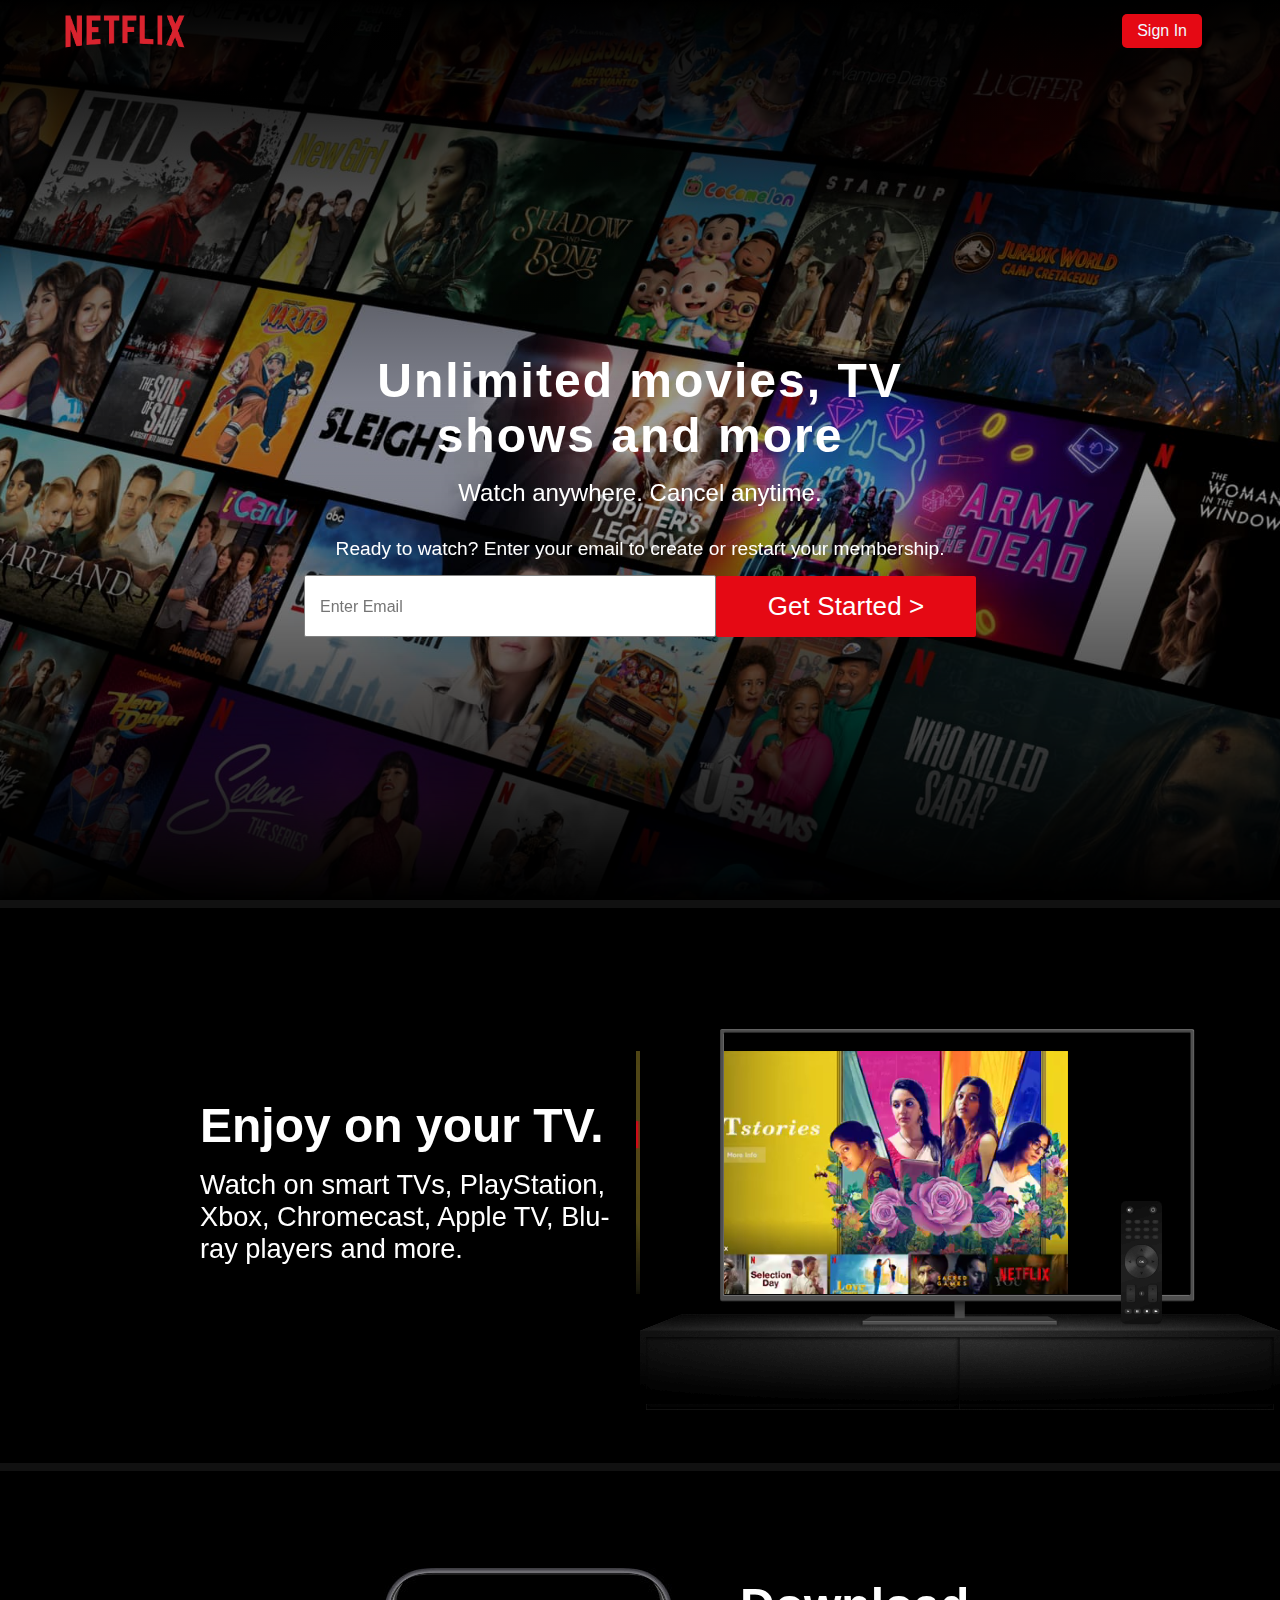
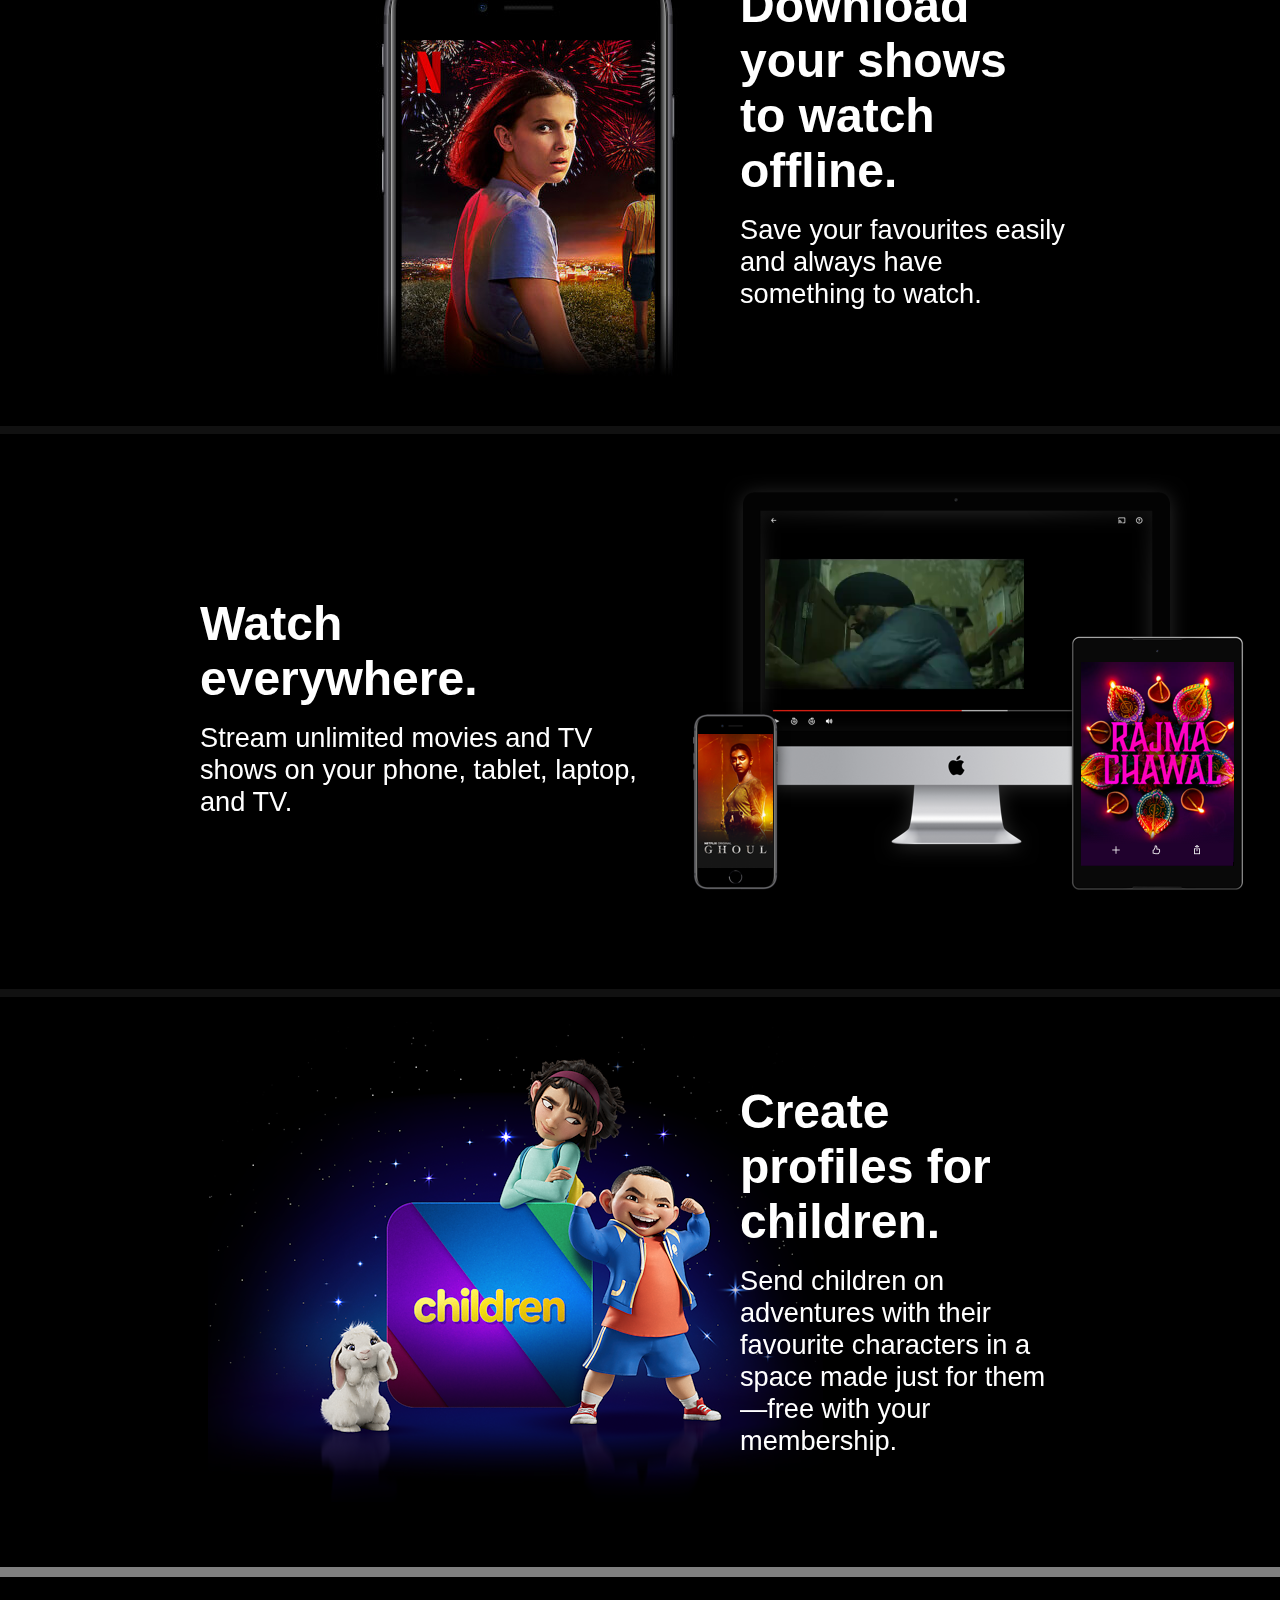
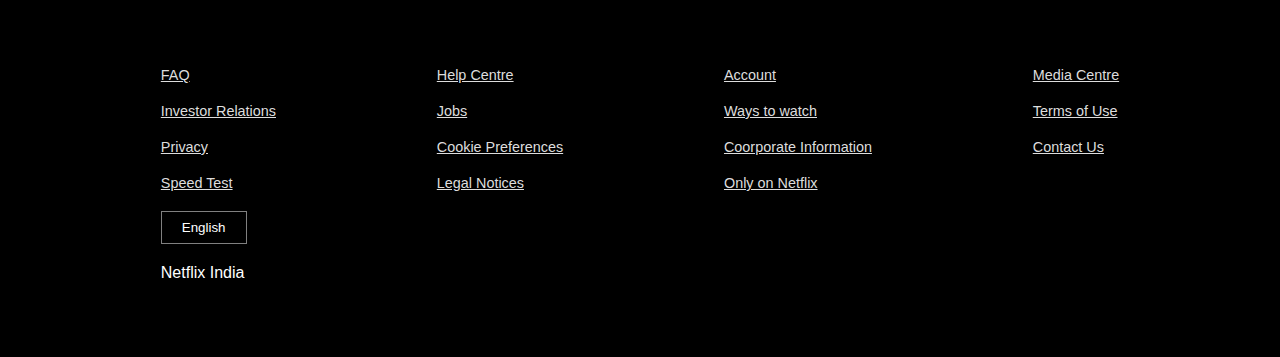
<file: index.html>
<!DOCTYPE html>
<html lang="en"></html>
<head>
    <meta charset="UTF-8">
    <meta http-equiv="X-UA-Compatible" content="IE=edge">
    <meta name="viewport" content="width=device-width, initial-scale=1.0">
    <link rel="icon" href="assests/nficon.ico">
    <link rel="stylesheet" href="style.css">
    <title>Netflix India – Watch TV Shows Online, Watch Movies Online</title>
</head> 
<body>
    <section class="container">
        <div class="head">
            <img src="assests/netflixlogo.png" alt="">
            <a href="https://www.google.com/" target="_blank">Sign In</a>
        </div>
    </section>
    <section class="banner">
             <img src="assests/netfliximg.jpg" alt="banner" class="fit"> 
        <div class="box">
            <div class="heading">
                <h2>Unlimited movies, TV shows and more </h2>
                <h5>Watch anywhere. Cancel anytime.</h5>
                <p>Ready to watch? Enter your email to create or restart your membership.</p>
            </div>
            <div class="Email">
                <input type="text" placeholder="Enter Email">
                <a href="moviezone.html">Get Started > </a>
            </div>
        </div>
 </section>

<section class="style-card">
<div class="card-1">
    <div class="desc-1">
        <h1>Enjoy on your TV.</h1>
        <p>Watch on smart TVs, PlayStation, Xbox, Chromecast, Apple TV,
         Blu-ray players and more.</p>
    </div>
  <img src="assests/part1.png" alt="">
  <video class="video-1" autoplay="" playsinline="" muted="" loop="">
    <source src="assests/video-tv-in-0819.m4v" type="video/mp4">
  </video>
</div>

<div class="card-2">
    <img src="assests/part2.jpg" alt="img">
    <div class="desc-2">
        <h1>Download your shows to watch offline.</h1>
        <p>Save your favourites easily and always have something to watch.</p>
    </div>
</div>
  <div class="card-3">
    <div class="desc-3">
      <h1>Watch everywhere.</h1>
      <p>Stream unlimited movies and TV shows on your phone, tablet, laptop, and TV.</p>
    </div>
    <img src="assests/part3img.png" alt="">
    <video class="video-1" autoplay="" playsinline="" muted="" loop="">
      <source src="assests/part3video.m4v" type="video/mp4">
    </video>
  </div>
  <div class="card-4">
    <img src="assests/part4.png" alt="img">
    <div class="desc-4">
      <h1>Create profiles for children.</h1>
      <p>Send children on adventures with their favourite characters in a space made just for them—free with your membership.</p>
    </div>
  </div>
</section> 
<footer>
  <div class="foot-panel">
    <ul>
      <a>FAQ</a>
      <a>Investor Relations</a>
      <a>Privacy</a>
      <a>Speed Test</a>
      <button class="english">English</button>
      <p>Netflix India</p>
    </ul>
    <ul>
      <a>Help Centre</a>
      <a>Jobs</a>
      <a>Cookie Preferences</a>
      <a>Legal Notices</a>
    </ul>
    <ul>
      <a>Account</a>
      <a>Ways to watch</a>
      <a>Coorporate Information</a>
      <a>Only on Netflix</a>
    </ul>
    <ul>
      <a>Media Centre</a>
      <a>Terms of Use</a>
      <a>Contact Us</a>
    </ul>
  </div>
</footer>
</body>
</html>
</file>
<file: style.css>
*{
    margin: 0;
    padding: 0;
    /* background-color: black; */
}

body{
    font-family: Arial, Helvetica, sans-serif;
     background-color: black; 
}

.container .head {
    position: absolute;
    top: 10;
    left: 10;
    display: flex;
    justify-content: space-between;
    align-items: center;
    width: 90%;
    padding: 0px 50px;
    z-index: 1000000;
}

.container .head img{
    width: 13%;
}

.container .head a{
    color: aliceblue;
    text-decoration: none;
    background-color: #E50914;
    padding: 8px 15px;
    border-radius: 5px;
}

.banner{
    width: 100%;
    height: 100vh;
    position: relative;
    display: flex;
    justify-content: center;
    align-items: center;
}

.banner .fit{
    width: 100%;
    height: 100%;
    position: absolute;
    top: 0;
    left: 0;
    object-fit: cover;
}
.banner .box{
    position: absolute;
    top: 55%;
    left: 50%;
    transform: translate(-50%, -50%);
    z-index: 1000;
}
.banner .box .heading{
    display: flex;
    flex-direction: column;
    justify-content: center;
    align-items: center;
    text-align: center;
}
.banner .box .heading h2{
    font-size: 3em;
    color: #fff;
    letter-spacing: 2px;
    width: 80%;
}
.banner .box .heading h5{
    font-size: 1.5em;
    color: #fff;
    font-weight: 300;
    padding: 1rem 0;
}

.banner .box .heading p{
    font-size: 1.2em;
    color: #fff;
    font-weight: 300;
    padding: 15px 0;
    /* padding-bottom: 20px; */
}
.banner .box .Email{
    display: flex;
    flex-direction: row;
    justify-content: center;
    align-items: center;
}
.banner .box .Email input{
    font-size: 16px;
    color: #000;
    height: 50px;
    min-width: 400px;
    outline: none;
    border-radius: 2px;
    border: 1px solid grey;
    align-items: center;
    padding: 10px 10px 0 0;
}
.banner .box .Email input::placeholder{
    position: absolute;
    top: 22px;
    left: 15px;
}
.banner .box .Email a{
    text-decoration: none;
    /* text-transform: uppercase; */
    color: #fff;
    font-weight: 400;
    background: #E50914;
    line-height: 61px;
    border-radius: 2px;
    min-width: 200px;
    font-size: 1.625rem;
    padding: 0 30px;
    letter-spacing: 0.1px;
    text-align: center;
}
.banner:before{
    content: '';
    position: absolute;
    top: 0;
    left: 0;
    width: 100%;
    height: 500px;
    z-index: 1;
    background: linear-gradient(to bottom,#000,transparent);
}
.banner:after{
    content: '';
    position: absolute;
    bottom: 0;
    left: 0;
    width: 100%;
    height: 500px;
    z-index: 1;
    background: linear-gradient(to top,#000,transparent);
}
.card-1,
.card-2,
.card-3,
.card-4{
    border-top: 8px solid #111;
    padding: 50px;
    color: #fff;
}

.card-1{
    position: relative;
    display: inline-grid;
    grid-template-columns: 50% 40%;
    text-align: left;
    align-items: center;
    padding: 25px 100px 50px;
}
.desc-1{
  padding-left: 100px;
  
}
.style-card h1{
    font-size: 3rem;
    padding: 1rem;
    padding-left: 0;

}

.style-card p{
    font-size: 1.7rem;
    line-height: 2rem;
}
.card-1 video{
    position: relative;
    height: 58%;
    width: 100%;
    grid-column: 2/2;
    grid-row: 1/2;
    z-index: -1;
    margin-left:-1%;
}
.card-1 img{
    grid-column: 2/2;
    grid-row: 1/2;
}
.card-2, .card-4{
    position: relative;
    margin: 0 auto;
    display: inline-grid;
    justify-content: center;
    grid-template-columns: 40% 40%;
    text-align: left;
    align-items: center;
    padding: 25px 100px 50px;
}
.desc-2, .desc-4{
    padding-left: 100px;
}
.card-3{
    position: relative;
    display: inline-grid;
    grid-template-columns: 50% 40%;
    text-align: left;
    align-items: center;
    padding: 25px 100px 50px;
}

.desc-3{
    padding-left: 100px;
}
.card-3 video{
    position: relative;
    top: -75px;
    left: 125px;
    height: 78%;
    width: 60%;
    grid-column: 2/2;
    grid-row: 1/2;
    z-index: -1;
}
.card-3 img{
    grid-column: 2/2;
    grid-row: 1/2;
}


 /* Footer */


footer{
    margin-top: 15px;
    margin-bottom: 30px;
}
.foot-panel{
    border-top: 10px solid grey;
    background-color: black;
    color: white;
    height: 300px;
    display: flex;
    justify-content: space-evenly;
    padding-top: 50px;
}
ul{
    margin-top: 20px;
}
ul a{
    display: block;
    font-size: 0.9rem;
    margin-top: 20px;
    cursor: pointer;
    color: #dddddd;
    text-decoration: underline;
}
.english {
    margin-top: 20px;
    margin-bottom: 20px;
    color: white;
    background-color: black;
    border: 1px solid grey;
    padding: 8px 20px;
}
</file>
